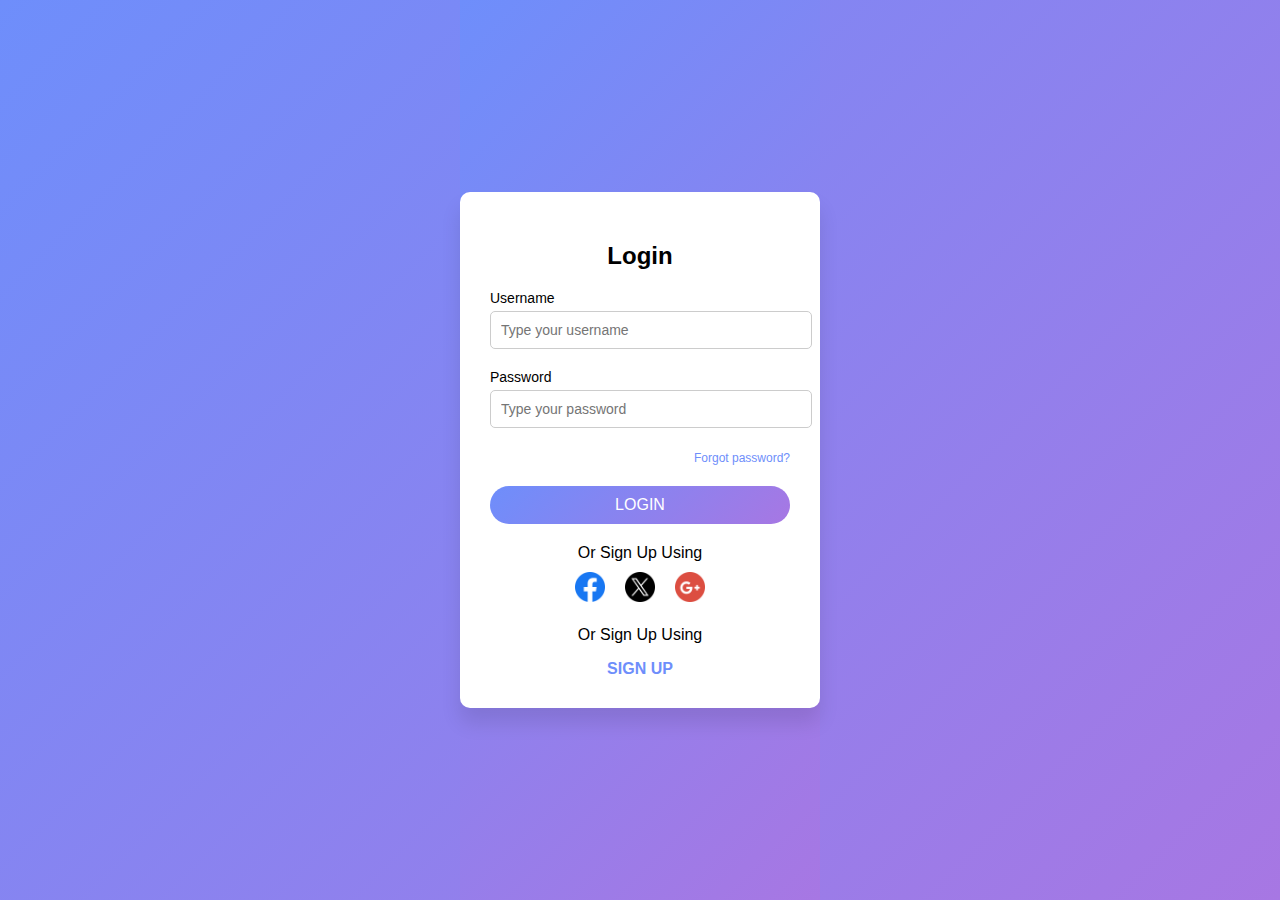
<file: week 3/flexbox-loginpage/index.html>
<!DOCTYPE html>
<html lang="en">
<head>
    <meta charset="UTF-8">
    <meta name="viewport" content="width=device-width, initial-scale=1.0">
    <title>Login Page</title>
    <link rel="stylesheet" href="styles.css">
</head>
<body>
    <div class="login-container">
        <div class="login-box">
            <h2>Login</h2>
            <form>
                <div class="input-group">
                    <label for="username">Username</label>
                    <input type="text" id="username" placeholder="Type your username">
                </div>
                <div class="input-group">
                    <label for="password">Password</label>
                    <input type="password" id="password" placeholder="Type your password">
                </div>
                <div class="forgot-password">
                    <a href="#">Forgot password?</a>
                </div>
                <button type="submit" class="login-button">LOGIN</button>
            </form>
            <div class="social-login">
                <p>Or Sign Up Using</p>
                <div class="social-icons">
                    <a href="#"><img src="facebook.png" alt="Facebook"></a>
                    <a href="#"><img src="twitter.png" alt="Twitter"></a>
                    <a href="#"><img src="google.png" alt="Google"></a>
                </div>
            </div>
            <div class="signup-link">
                <p>Or Sign Up Using</p>
                <a href="#">SIGN UP</a>
            </div>
        </div>
    </div>
</body>
</html>
</file>
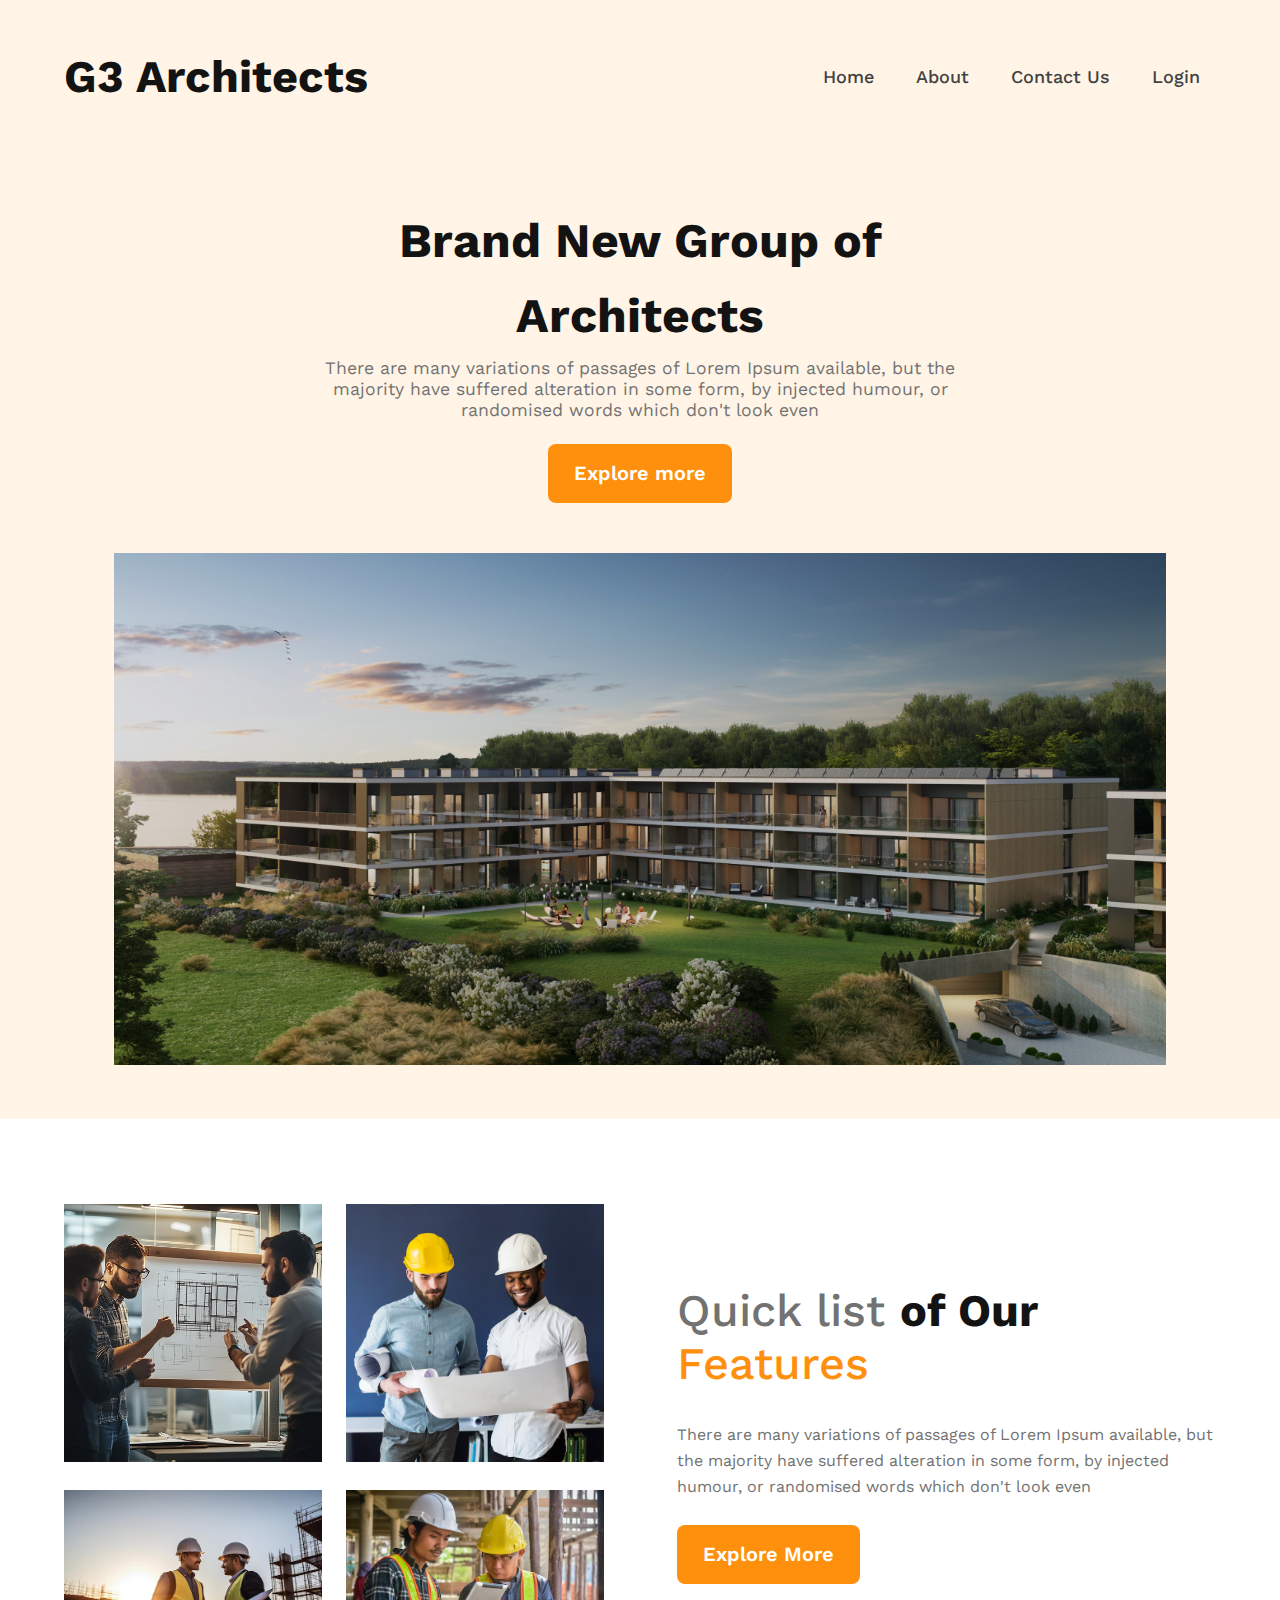
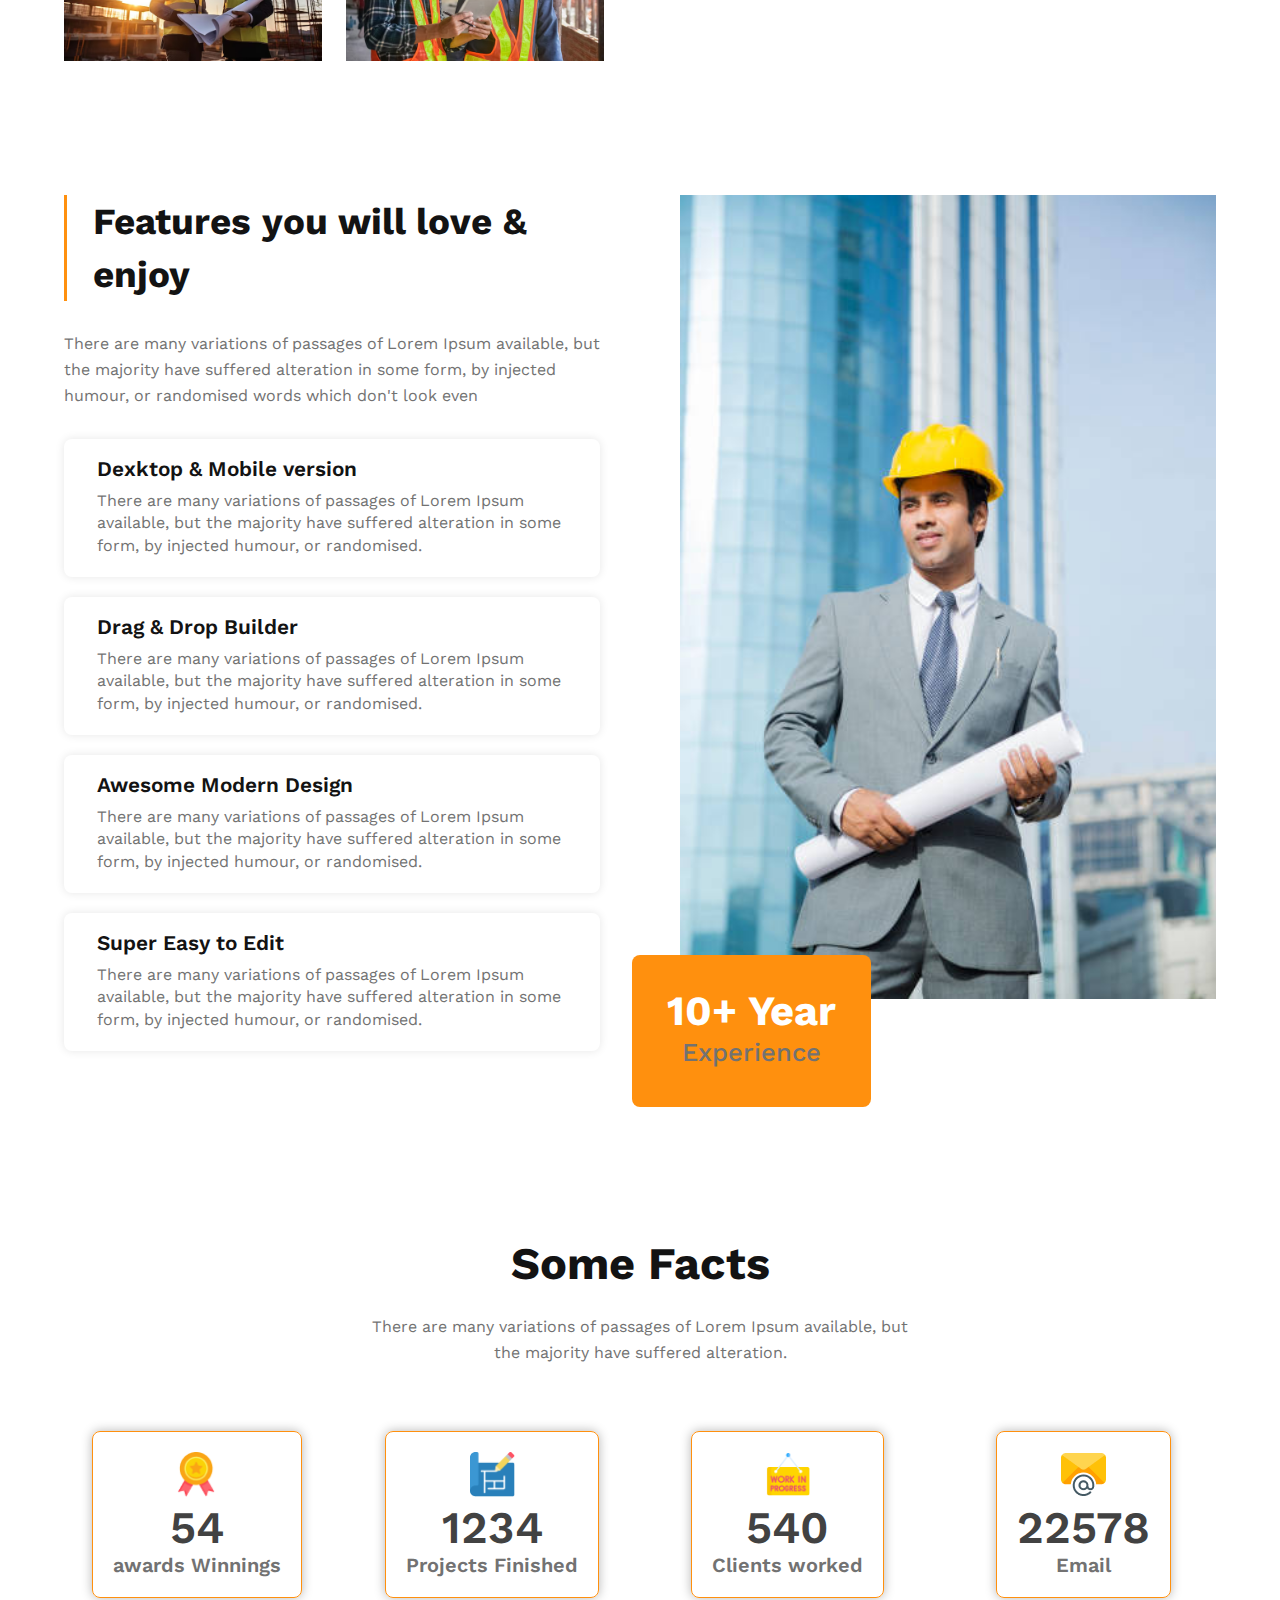
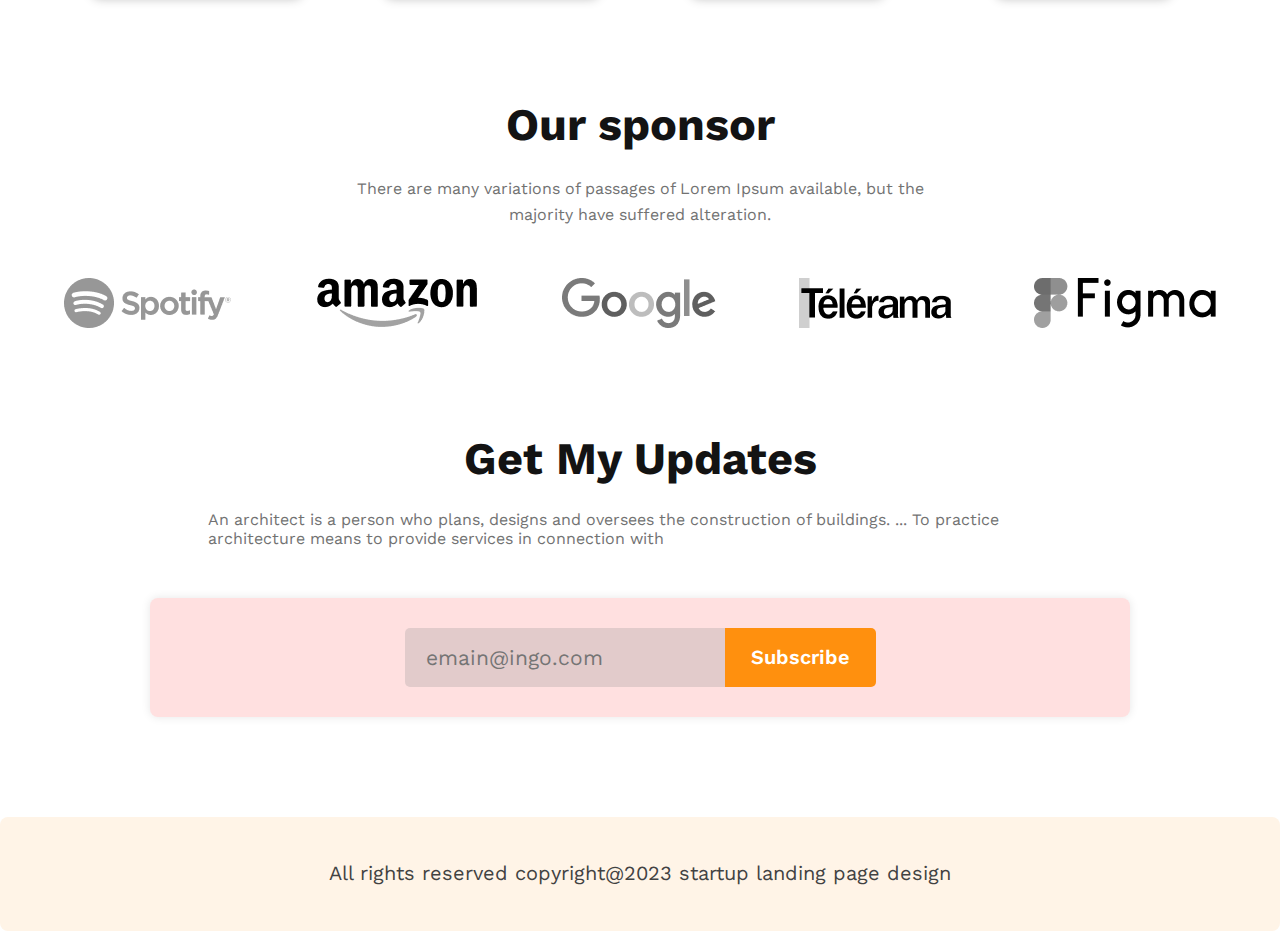
<file: Week-3-27Sep24/Online-01Oct24/index.html>
<!DOCTYPE html>
<html lang="en">
  <head>
    <meta charset="UTF-8" />
    <meta http-equiv="X-UA-Compatible" content="IE=edge" />
    <meta name="viewport" content="width=device-width, initial-scale=1.0" />
    <title>G3 Architects</title>

    <!-- Google Font  -->
    <link rel="preconnect" href="https://fonts.googleapis.com" />
    <link rel="preconnect" href="https://fonts.gstatic.com" crossorigin />
    <link
      href="https://fonts.googleapis.com/css2?family=Work+Sans:ital,wght@0,200;0,300;0,400;0,600;0,700;0,800;1,500&display=swap"
      rel="stylesheet"
    />

    <!-- Main Style -->
    <link rel="stylesheet" href="./styles/styles.css" />
  </head>
  <body>
    <header>
      <!-- Nav or Menu Area start -->
      <nav class="container">
        <a href="./index.html"><h1>G3 Architects</h1></a>
        <ul class="menu-list">
          <li><a href="#">Home</a></li>
          <li><a href="#">about</a></li>
          <li><a href="#">contact us</a></li>
          <li><a href="#">login</a></li>
        </ul>
      </nav>
      <!-- Nav or Menu Area end -->

      <!-- header banner area start -->
      <section class="header-banner container">
        <div class="banner-content">
          <div class="banner-details">
            <h1>Brand New Group of Architects</h1>
            <p>
              There are many variations of passages of Lorem Ipsum available,
              but the majority have suffered alteration in some form, by
              injected humour, or randomised words which don't look even
            </p>
            <button class="btn-primary">Explore more</button>
          </div>
          <div class="banner-thumbnail">
            <img src="./images/banner.png" />
          </div>
        </div>
      </section>
      <!-- header banner area end -->
    </header>

    <main>
      <!-- Features area start  -->
      <section class="features-area">
        <div class="container">
          <div class="features-img-gallery">
            <div class="img-item"><img src="./images/team1.png" alt="" /></div>
            <div class="img-item"><img src="./images/team2.png" alt="" /></div>
            <div class="img-item"><img src="./images/team3.png" alt="" /></div>
            <div class="img-item"><img src="./images/team4.png" alt="" /></div>
          </div>
          <div class="features-details">
            <h1>Quick list <strong>of Our</strong> <span>Features</span></h1>
            <p>
              There are many variations of passages of Lorem Ipsum available,
              but the majority have suffered alteration in some form, by
              injected humour, or randomised words which don't look even
            </p>
            <button class="btn-primary">Explore More</button>
          </div>
        </div>
      </section>
      <!-- Features area end  -->

      <!-- love-Enjoy area start -->
      <section class="love-enjoy">
        <div class="container">
          <div class="love-enjoy-details">
            <h2>Features you will love & enjoy</h2>
            <p>
              There are many variations of passages of Lorem Ipsum available,
              but the majority have suffered alteration in some form, by
              injected humour, or randomised words which don't look even
            </p>
            <div class="details-items">
              <div class="detail-item">
                <h3 class="item-title">Dexktop & Mobile version</h3>
                <p>
                  There are many variations of passages of Lorem Ipsum
                  available, but the majority have suffered alteration in some
                  form, by injected humour, or randomised.
                </p>
              </div>

              <div class="detail-item">
                <h3 class="item-title">Drag & Drop Builder</h3>
                <p>
                  There are many variations of passages of Lorem Ipsum
                  available, but the majority have suffered alteration in some
                  form, by injected humour, or randomised.
                </p>
              </div>

              <div class="detail-item">
                <h3 class="item-title">Awesome Modern Design</h3>
                <p>
                  There are many variations of passages of Lorem Ipsum
                  available, but the majority have suffered alteration in some
                  form, by injected humour, or randomised.
                </p>
              </div>

              <div class="detail-item">
                <h3 class="item-title">Super Easy to Edit</h3>
                <p>
                  There are many variations of passages of Lorem Ipsum
                  available, but the majority have suffered alteration in some
                  form, by injected humour, or randomised.
                </p>
              </div>
            </div>
          </div>
          <div class="love-enjoy-thumbnail">
            <img src="./images/architect.png" alt="" />
            <span>
              <h1>10+ Year</h1>
              <p>Experience</p>
            </span>
          </div>
        </div>
      </section>
      <!-- Features-Enjoy area end -->

      <!-- Some Facts start -->
      <section class="some-facts">
        <div class="container">
          <h1>Some Facts</h1>
          <p>
            There are many variations of passages of Lorem Ipsum available, but
            the majority have suffered alteration.
          </p>

          <!-- Awards Projects  -->
          <div class="awards-project">
            <div class="item">
              <img src="./images/icons/ribon.png" />
              <h4>54</h4>
              <p>awards Winnings</p>
            </div>
            <div class="item">
              <img src="./images/icons/projects.png" />
              <h4>1234</h4>
              <p>Projects Finished</p>
            </div>
            <div class="item">
              <img src="./images/icons/customers.png" />
              <h4>540</h4>
              <p>Clients worked</p>
            </div>
            <div class="item">
              <img src="./images/icons/email.png" />
              <h4>22578</h4>
              <p>Email</p>
            </div>
          </div>
        </div>
      </section>
      <!-- Some Facts end -->

      <!-- sponsor start -->
      <section class="our-sponsor">
        <div class="container">
          <h1>Our sponsor</h1>
          <p>
            There are many variations of passages of Lorem Ipsum available, but
            the majority have suffered alteration.
          </p>

          <ul class="sponsor-items">
            <li>
              <a href="#"><img src="./images/sponsors/spotify.png" alt="" /></a>
            </li>
            <li>
              <a href="#"><img src="./images/sponsors/amazon.png" alt="" /></a>
            </li>
            <li>
              <a href="#"><img src="./images/sponsors/google.png" alt="" /></a>
            </li>
            <li>
              <a href="#"
                ><img src="./images/sponsors/telerama.png" alt=""
              /></a>
            </li>
            <li>
              <a href="#"><img src="./images/sponsors/figma.png" alt="" /></a>
            </li>
          </ul>
        </div>
      </section>
      <!-- sponsor end -->

      <!-- Get Updates start -->
      <section class="getUpdates">
        <div class="container">
          <div class="getUpdates_content">
            <h3 class="section-title">Get My Updates</h3>
            <p>
              An architect is a person who plans, designs and oversees the construction of buildings. ... To practice architecture means to provide services in connection with 
            </p>

            <div class="subscribe_div">
              <input
                type="email"
                name="subscribe"
                id=""
                placeholder="emain@ingo.com"
                required
              />
              <button class="btn-primary">Subscribe</button>
            </div>
          </div>
        </div>
      </section>
      <!-- Get Updates end -->
    </main>

    <!-- Footer section start -->
    <footer>
      <p>All rights reserved copyright@2023 startup landing page design</p>
    </footer>
    <!-- Footer section end -->
  </body>
</html>
</file>
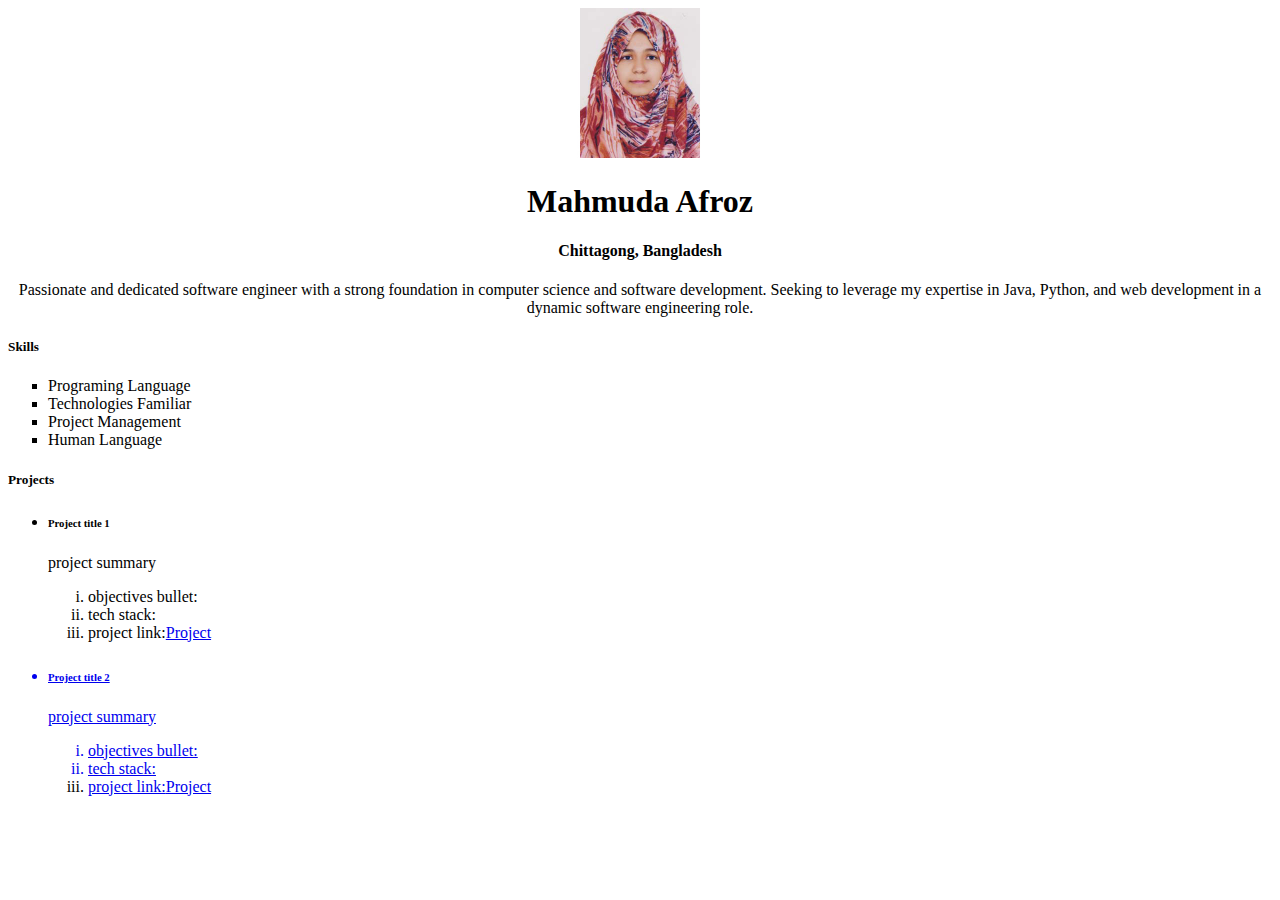
<file: Class 1 HTML Intro/afroz-resume.html>
<!DOCTYPE html>
<html>

<head></head>

<body>
    <center>
    <img src="C201258.jpg" height="150" width="150">
    <h1>Mahmuda Afroz</h1>
    <h4>Chittagong, Bangladesh</h4>
    <p>Passionate and dedicated software engineer with a strong foundation in computer science and software development.
        Seeking to leverage my expertise in Java, Python, and web development in a dynamic software engineering role.
    </p>
    </center>

    <h5>Skills</h5>
    <ul type="square">
        <li>Programing Language</li>
        <li>Technologies Familiar</li>
        <li>Project Management</li>
        <li>Human Language</li>
    </ul>

    <h5>Projects</h5>

    <ul>
    <li><h6>Project title 1</h6></li>
    <p>
        project summary
        <ol type="i">
        <li>objectives bullet:</li>
        <li>tech stack:</li>
        <li>project link:<a href = "https://www.youtube.com" target="_blank">Project</li>
        </ol>
    </p>

    <li><h6>Project title 2</h6></li>
        <p>
            project summary
            <ol type="i">
            <li>objectives bullet:</li>
            <li>tech stack:</li>
            <li>project link:<a href = "https://www.youtube.com" target="_blank">Project</li>
            </ol>
        </p>
    
        
        </ul>   





</body>

</html>
</file>
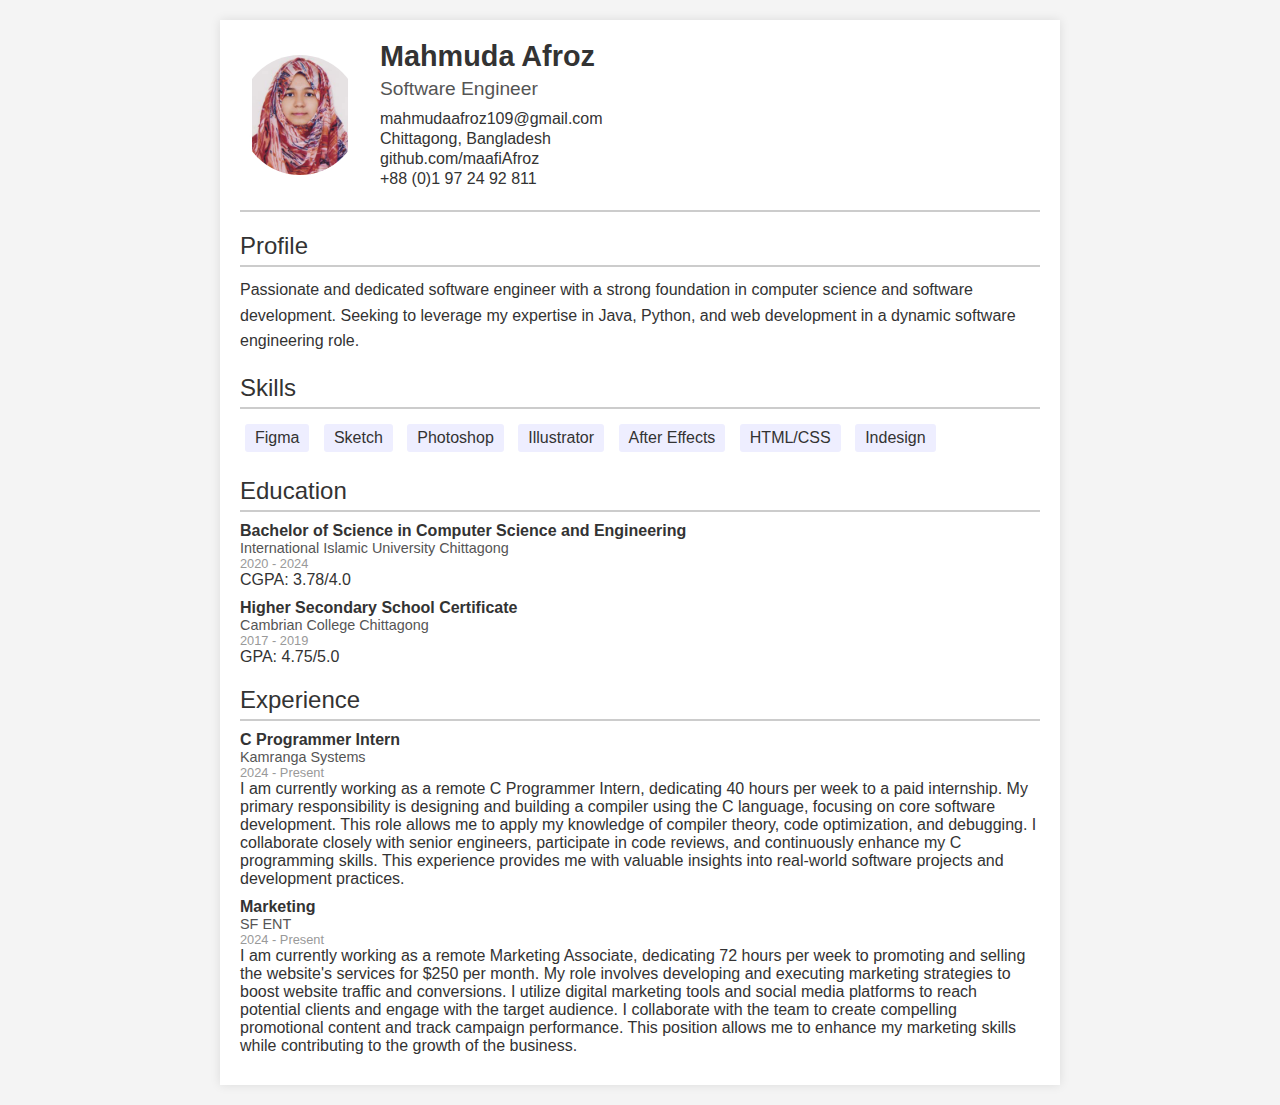
<file: Week 1 Assignment 2/resume.html>
<!DOCTYPE html>
<html lang="en">
<head>
    <meta charset="UTF-8">
    <meta name="viewport" content="width=device-width, initial-scale=1.0">
    <title>Resume</title>
    <link rel="stylesheet" href="resume.css">
</head>
<body>
    <div class="container">
        <div class="header">
            <div class="profile-img">
                <img src="profile-image.jpg" alt="Profile Image">
            </div>
            <div class="info">
                <div class="name">Mahmuda Afroz</div>
                <div class="title">Software Engineer</div>
                <div class="contact">
                    <a href="mailto:mahmudaafroz109@gmail.com">mahmudaafroz109@gmail.com</a>
                    <a href="#">Chittagong, Bangladesh</a>
                    <a href="https://github.com/maafiAfroz">github.com/maafiAfroz</a>
                    <a href="tel:+8801972492811">+88 (0)1 97 24 92 811</a>
                </div>
            </div>
        </div>
        <div class="section">
            <div class="section-title">Profile</div>
            <div class="profile-description">
                Passionate and dedicated software engineer with a strong foundation in computer science and software development. Seeking to leverage my expertise in Java, Python, and web development in a dynamic software engineering role.
            </div>
        </div>
        <div class="section">
            <div class="section-title">Skills</div>
            <ul class="skills-list">
                <li>Figma</li>
                <li>Sketch</li>
                <li>Photoshop</li>
                <li>Illustrator</li>
                <li>After Effects</li>
                <li>HTML/CSS</li>
                <li>Indesign</li>
            </ul>
        </div>
        <div class="section">
            <div class="section-title">Education</div>
            <ul class="education-list">
                <li>
                    <div class="degree">Bachelor of Science in Computer Science and Engineering</div>
                    <div class="school">International Islamic University Chittagong</div>
                    <div class="period">2020 - 2024</div>
                    <div class="gpa">CGPA: 3.78/4.0</div>
                </li>
                <li>
                    <div class="degree">Higher Secondary School Certificate</div>
                    <div class="school">Cambrian College Chittagong</div>
                    <div class="period">2017 - 2019</div>
                    <div class="gpa">GPA: 4.75/5.0</div>
                </li>
            </ul>
        </div>
        <div class="section">
            <div class="section-title">Experience</div>
            <ul class="experience-list">
                <li>
                    <div class="job-title">C Programmer Intern</div>
                    <div class="company">Kamranga Systems</div>
                    <div class="period">2024 - Present</div>
                    <div class="description">
                        I am currently working as a remote C Programmer Intern, dedicating 40 hours per week to a paid internship. My primary responsibility is designing and building a compiler using the C language, focusing on core software development. This role allows me to apply my knowledge of compiler theory, code optimization, and debugging. I collaborate closely with senior engineers, participate in code reviews, and continuously enhance my C programming skills. This experience provides me with valuable insights into real-world software projects and development practices.
                    </div>
                </li>
                <li>
                    <div class="job-title">Marketing</div>
                    <div class="company">SF ENT</div>
                    <div class="period">2024 - Present</div>
                    <div class="description">
                        I am currently working as a remote Marketing Associate, dedicating 72 hours per week to promoting and selling the website's services for $250 per month. My role involves developing and executing marketing strategies to boost website traffic and conversions. I utilize digital marketing tools and social media platforms to reach potential clients and engage with the target audience. I collaborate with the team to create compelling promotional content and track campaign performance. This position allows me to enhance my marketing skills while contributing to the growth of the business.
                    </div>
                </li>
                
            </ul>
        </div>
    </div>
</body>
</html>
</file>
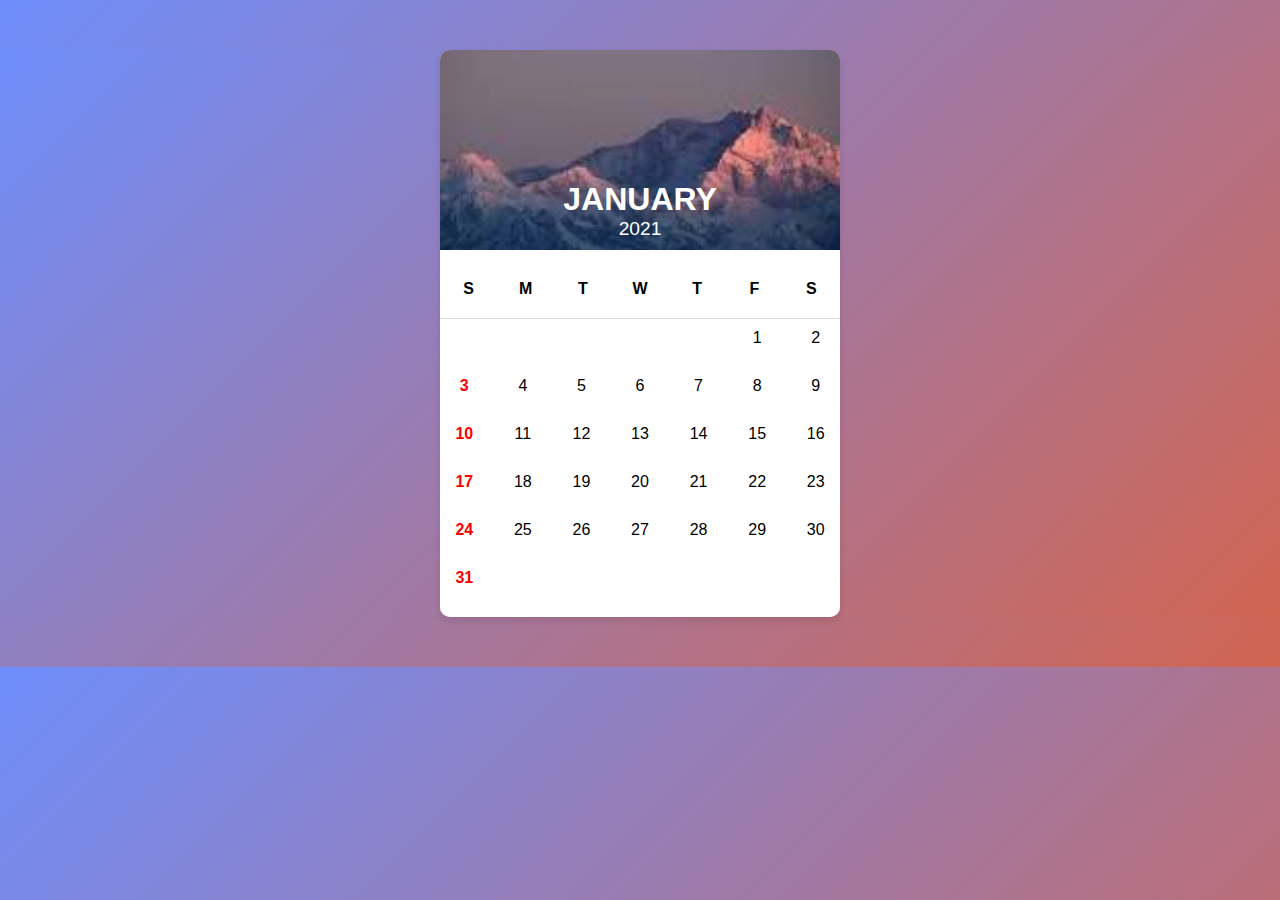
<file: week 3/grid/grid.html>
<!DOCTYPE html>
<html lang="en">
<head>
    <meta charset="UTF-8">
    <meta name="viewport" content="width=device-width, initial-scale=1.0">
    <title>Calendar</title>
    <link rel="stylesheet" href="grid.css">
</head>
<body>
    <div class="calendar-container">
        <div class="header">
            <img src="mountains.jpeg" alt="Mountains Image" class="calendar-image">
            <div class="month-year">
                <h1>JANUARY</h1>
                <span>2021</span>
            </div>
        </div>
        <div class="calendar">
            <div class="days">
                <div>S</div>
                <div>M</div>
                <div>T</div>
                <div>W</div>
                <div>T</div>
                <div>F</div>
                <div>S</div>
            </div>
            <div class="dates">
                <div class="empty"></div>
                <div class="empty"></div>
                <div class="empty"></div>
                <div class="empty"></div>
                <div class="empty"></div>
                <div>1</div>
                <div>2</div>
                <div>3</div>
                <div>4</div>
                <div>5</div>
                <div>6</div>
                <div>7</div>
                <div>8</div>
                <div>9</div>
                <div>10</div>
                <div>11</div>
                <div>12</div>
                <div>13</div>
                <div>14</div>
                <div>15</div>
                <div>16</div>
                <div>17</div>
                <div>18</div>
                <div>19</div>
                <div>20</div>
                <div>21</div>
                <div>22</div>
                <div>23</div>
                <div>24</div>
                <div>25</div>
                <div>26</div>
                <div>27</div>
                <div>28</div>
                <div>29</div>
                <div>30</div>
                <div>31</div>
            </div>
        </div>
    </div>
</body>
</html>
</file>
<file: week 3/flexbox-loginpage/styles.css>
body, html {
    margin: 0;
    padding: 0;
    font-family: 'Arial', sans-serif;
    height: 100%;
    display: flex;
    justify-content: center;
    align-items: center;
    background: linear-gradient(135deg, #6e8efb, #a777e3);
}

.login-container {
    display: flex;
    justify-content: center;
    align-items: center;
    min-height: 100vh;
}

.login-box {
    background: #fff;
    padding: 30px;
    border-radius: 10px;
    box-shadow: 0px 15px 20px rgba(0, 0, 0, 0.1);
    width: 300px;
    text-align: center;
}

.login-box h2 {
    margin-bottom: 20px;
}

.input-group {
    margin-bottom: 20px;
    text-align: left;
}

.input-group label {
    display: block;
    font-size: 14px;
    margin-bottom: 5px;
}

.input-group input {
    width: 100%;
    padding: 10px;
    font-size: 14px;
    border: 1px solid #ccc;
    border-radius: 5px;
}

.input-group input:focus {
    outline: none;
    border-color: #6e8efb;
}

.forgot-password {
    text-align: right;
    margin-bottom: 20px;
}

.forgot-password a {
    color: #6e8efb;
    text-decoration: none;
    font-size: 12px;
}

.login-button {
    width: 100%;
    padding: 10px;
    border: none;
    border-radius: 20px;
    background: linear-gradient(135deg, #6e8efb, #a777e3);
    color: #fff;
    font-size: 16px;
    cursor: pointer;
    transition: background 0.3s;
}

.login-button:hover {
    background: linear-gradient(135deg, #a777e3, #6e8efb);
}

.social-login {
    margin-top: 20px;
}

.social-login p {
    margin: 10px 0;
}

.social-icons {
    display: flex;
    justify-content: center;
}

.social-icons a {
    margin: 0 10px;
    display: inline-block;
}

.social-icons img {
    width: 30px;
    height: 30px;
}

.signup-link {
    margin-top: 20px;
}

.signup-link a {
    color: #6e8efb;
    text-decoration: none;
    font-weight: bold;
}

.signup-link a:hover {
    text-decoration: underline;
}
</file>
<file: Week-3-27Sep24/Online-01Oct24/styles/styles.css>
* {
    margin: 0;
    padding: 0;
    box-sizing: border-box;
    transition: all 0.4s ease-in-out;
    font-family: "Work Sans", sans-serif;
  }
  
  img {
    width: 100%;
    object-fit: contain;
    cursor: pointer;
  }
  
  img:hover {
    transform: scale(1.1);
  }
  
  ul,
  li {
    list-style-type: none;
  }
  
  a {
    text-decoration: none;
    cursor: pointer;
    text-transform: capitalize;
  }
  
  p {
    color: #727272;
  }
  
  .container {
    max-width: 1200px;
    min-width: 350px;
    width: 90%;
    margin: 0 auto;
  }
  
  /*=======================    Header area      ========================*/
  
  header {
    background: rgba(255, 144, 14, 0.1);
    padding-top: 50px;
  }
  
  header > nav.container {
    display: flex;
    align-items: center;
    justify-content: space-between;
  }
  
  nav.container .menu-list {
    gap: 10px;
    display: flex;
    align-items: center;
  }
  
  nav.container a h1 {
    font-weight: 700;
    font-size: 45px;
    line-height: 53px;
    color: #131313;
  }
  
  nav.container .menu-list li a {
    display: inline-block;
    padding: 10px 16px;
    font-weight: 500;
    font-size: 18px;
    line-height: 26px;
    text-align: center;
    color: #424242;
  }
  
  nav.container .menu-list li a:hover {
    color: #ff900e;
  }
  
  .header-banner .banner-content {
    text-align: center;
  }
  
  .banner-content .banner-details {
    width: 60%;
    margin: 0 auto;
    margin-top: 100px;
  }
  
  .banner-details h1 {
    font-weight: 700;
    font-size: 3em;
    line-height: 75px;
    color: #131313;
    margin-bottom: 5px;
  }
  
  .banner-details p {
    font-weight: 400;
    font-size: 1.1em;
    line-height: 1.2em;
    margin-bottom: 23px;
  }
  
  button.btn-primary {
    font-weight: 600;
    font-size: 20px;
    line-height: 23px;
    padding: 17px 25px;
    border: 1px solid transparent;
    background: #ff900e;
    border-radius: 8px;
    text-align: center;
    color: #ffffff;
    cursor: pointer;
  }
  
  button.btn-primary:hover {
    background: transparent;
    border: 1px solid #ff900e;
    color: #ff900e;
  }
  
  .banner-thumbnail {
    padding: 50px;
  }
  
  /*============================ Feature Area ============================*/
  
  section.features-area {
    margin-top: 85px;
  }
  
  .features-area .container {
    display: flex;
    align-items: center;
    gap: 73px;
  }
  
  .features-img-gallery,
  .features-details {
    flex: 1;
  }
  
  .features-img-gallery {
    display: grid;
    grid-template-columns: repeat(2, 1fr);
    grid-gap: 24px;
  }
  
  
  .features-details h1 {
    font-weight: 500;
    font-size: 45px;
    line-height: 53px;
    color: #727272;
    margin-bottom: 32px;
  }
  
  .features-details h1 span {
    color: #ff900e;
  }
  
  .features-details h1 strong {
    color: #131313;
  }
  
  .features-details p {
    font-weight: 400;
    font-size: 16px;
    line-height: 26px;
    margin-bottom: 25px;
  }
  
  /*========================== Love & Enjoy Area ==========================*/
  
  section.love-enjoy {
    margin-top: 130px;
  }
  
  section.love-enjoy .container {
    display: flex;
    gap: 80px;
  }
  
  .love-enjoy-details,
  .love-enjoy-thumbnail {
    flex: 1;
  }
  
 
  
  .love-enjoy-thumbnail {
    position: relative;
  }
  
  .love-enjoy-details h2 {
    font-weight: 700;
    font-size: 2.3em;
    line-height: 53px;
    color: #131313;
    border-left: 3px solid #ff900e;
    padding-left: 26px;
    margin-bottom: 30px;
  }
  
  .love-enjoy-details p {
    font-weight: 400;
    font-size: 1em;
    line-height: 26px;
    margin-bottom: 30px;
  }
  
  
  .details-items .detail-item {
    padding: 20px 33px;
    margin-bottom: 20px;
    border-radius: 8px;
    box-shadow: 0px 0px 10px rgba(0, 0, 0, 0.1);
  }
  
  .detail-item h3 {
    font-weight: 600;
    font-size: 1.3em;
    line-height: 1em;
    color: #131313;
  }
  
  .detail-item p {
    font-weight: 400;
    font-size: 1em;
    line-height: 1.4em;
    margin-top: 10px;
    margin-bottom: 0;
  }
  
  .love-enjoy-thumbnail span {
    background: #ff900e;
    border-radius: 8px;
    display: inline-block;
    padding: 35px;
    font-weight: 700;
    text-align: center;
    color: #ffffff;
    margin-top: -3em;
    margin-left: -3em;
    isolation: isolate;
  }
  
  .love-enjoy-thumbnail span h1 {
    font-size: 2.6em;
    line-height: 1em;
  }
  
  .love-enjoy-thumbnail span p {
    font-weight: 500;
    font-size: 1.6em;
    line-height: 40px;
  }
  
  /*================================ Some Facts ================================*/
  
  section.some-facts {
    margin-top: 130px;
    margin-bottom: 60px;
    text-align: center;
  }
  
  section.some-facts h1 {
    font-weight: 700;
    font-size: 45px;
    line-height: 53px;
    color: #131313;
    margin-bottom: 24px;
  }
  
  section.some-facts .container > p {
    font-weight: 400;
    font-size: 16px;
    line-height: 26px;
    margin: auto;
    margin-bottom: 65px;
    width: 49%;
  }
  
  section.some-facts .awards-project {
    text-align: center;
    display: grid;
    grid-template-columns: repeat(4, 1fr);
    justify-items: center;
    align-items: center;
    gap: 30px;
  }
  
  .awards-project .item {
    width: max-content;
    border: 1px solid #ff900e;
    border-radius: 8px;
    padding: 20px;
    cursor: pointer;
    box-shadow: 0px 0px 11px rgb(0 0 0 / 29%);
  }
  
  .awards-project .item:hover {
    transform: scale3d(1.1, 1.1, 1.1);
  }
  
  .awards-project img {
    width: 45.22px;
    height: 45.22px;
  }
  
  .awards-project h4 {
    font-weight: 600;
    font-size: 45px;
    line-height: 53px;
    color: #424242;
  }
  
  .awards-project p {
    font-weight: 600;
    font-size: 20px;
    line-height: 23px;
  }
  
  /*=========================== sponsor Area Style  ===========================*/
  
  section.our-sponsor {
    text-align: center;
    margin-top: 100px;
  }
  
  section.our-sponsor h1,
  .section-title {
    font-weight: 700;
    font-size: 45px;
    line-height: 53px;
    color: #131313;
    margin-bottom: 25px;
    text-align: center;
  }
  
  section.our-sponsor p {
    font-weight: 400;
    font-size: 16px;
    line-height: 26px;
    text-align: center;
    width: 50%;
    margin: auto;
    margin-bottom: 50px;
  }
  
  section.our-sponsor .sponsor-items {
    display: flex;
    align-items: center;
    justify-content: space-between;
  }
  
  ul.sponsor-items img {
    filter: grayscale(1);
  }
  
  ul.sponsor-items img:hover {
    filter: grayscale(0);
  }
  
  .sponsor-items a {
    display: inline-block;
  }
  
  /*========================== Get Updates ==========================*/
  section.getUpdates {
    margin-top: 100px;
  }
  
  .getUpdates_content p {
    width: 75%;
    margin: 0 auto;
  }
  
  .getUpdates_content .subscribe_div {
    width: 85%;
    margin: 0 auto;
    background-color: #ff595930;
    display: flex;
    justify-content: center;
    align-items: center;
    margin-top: 50px;
    border-radius: 8px;
    box-shadow: 0px 0px 10px rgba(0, 0, 0, 0.1);
  }
  
  .subscribe_div input {
    border: 1px solid #ff000000;
    padding: 16px 20px;
    background-color: #98989847;
    font-size: 21px;
    color: black;
    border-radius: 5px 0px 0px 5px;
    margin: 30px 0;
    outline: none;
  }
  input[type="email"]:focus {
    border: 1px solid #ff000061;
    background-color: white;
  }
  
  .subscribe_div button {
    border-radius: 0px 5px 5px 0px;
  }
  
  /*============================= Footer Area =============================*/
  
  footer {
    background: #fff4e7;
    border-radius: 8px;
    padding: 40px;
    text-align: center;
    margin-top: 100px;
  }
  
  footer p {
    font-weight: 400;
    font-size: 20px;
    line-height: 2.1rem;
    text-align: center;
    color: #424242;
  }
  
  /* Small devices (landscape phones, 576px and up) */
  
  @media only screen and (min-width: 350px) and (max-width: 600px) {
    /*================ Header area ================*/
    header > nav.container {
      flex-direction: column;
    }
  
    nav.container a h1 {
      font-size: 2em;
    }
  
    nav.container .menu-list {
      flex-direction: column;
      margin-top: 14px;
    }
  
    nav.container .menu-list li a {
      padding: 3px 15px;
    }
  
    .banner-content .banner-details {
      margin-top: 50px;
    }
  
    .banner-details h1 {
      font-size: 2em;
      line-height: 1.2em;
    }
  
    .banner-thumbnail {
      padding: 30px;
    }
  
    /*==========  Features area  ============*/
    .features-area .container {
      flex-direction: column;
      gap: 35px;
    }
  
    .features-img-gallery {
      grid-template-columns: repeat(1, 1fr);
    }
  
    .features-area .features-details {
      text-align: center;
    }
  
    .features-details h1 {
      margin-bottom: 24px;
    }
  
    /*========================== Love & Enjoy Area ==========================*/
  
    section.love-enjoy .container {
      flex-direction: column-reverse;
    }
  
    .love-enjoy-thumbnail span {
      margin-top: -3em;
      margin-left: calc(100% - 21em);
      padding: 30px;
      width: fit-content;
    }
  
    .love-enjoy-thumbnail span h1 {
      font-size: 2.2em;
      line-height: 40px;
    }
  
    /*================================ Some Facts ================================*/
  
    section.some-facts {
      margin-top: 60px;
      margin-bottom: 60px;
      text-align: center;
    }
  
    section.some-facts h1 {
      font-size: 3.1rem;
      line-height: 25px;
    }
  
    section.some-facts .container > p {
      margin-bottom: 35px;
    }
  
    section.some-facts .awards-project {
      grid-template-columns: repeat(1, 1fr);
      grid-gap: 30px;
    }
  
    .awards-project .item {
      width: 75%;
    }
  
    .awards-project h4 {
      line-height: 4.8rem;
    }
  
    section.our-sponsor {
      margin-top: 50px;
    }
  
    section.our-sponsor h1,
    .section-title {
      margin-bottom: 20px;
      font-size: 2.8rem;
    }
  
    section.our-sponsor p {
      font-size: 1.2rem;
    }
  
    section.our-sponsor .sponsor-items {
      flex-direction: column;
      gap: 36px;
    }
  
    ul.sponsor-items img {
      filter: grayscale(0);
    }
  
    /*========================== Get Updates ==========================*/
  
    .getUpdates_content .subscribe_div {
      flex-direction: column;
      width: 75vw;
    }
  
    .subscribe_div input {
      margin-bottom: 20px;
      border-radius: 8px;
      width: 65vw;
    }
  
    .subscribe_div button {
      border-radius: 8px;
      margin-bottom: 30px;
    }
  }
  
  /* Medium devices (tablets) */
  @media only screen and (min-width: 601px) and (max-width: 1000px) {
    /*================ Header area ================*/
    header > nav.container {
      flex-direction: row;
    }
  
    nav.container a h1 {
      font-size: 1.7em;
    }
  
    nav.container .menu-list {
      flex-direction: inherit;
      margin-top: 14px;
      gap: 5px;
    }
  
    nav.container .menu-list li a {
      padding: 0.5em 0.6em;
    }
  
    .banner-content .banner-details {
      margin-top: 50px;
    }
  
    .banner-details h1 {
      font-size: 1.9em;
      line-height: 1.3em;
    }
  
    .banner-thumbnail {
      padding: 30px;
    }
  
    /*==========  Features area  ============*/
    .features-area .container {
      flex-direction: column;
      gap: 35px;
    }
  
    .features-img-gallery {
      grid-template-columns: repeat(2, 1fr);
    }
  
    .features-area .features-details {
      text-align: center;
    }
  
    .features-details h1 {
      margin-bottom: 0.6em;
      font-size: 2.8em;
    }
  
    /*========================== Love & Enjoy Area ==========================*/
  
    section.love-enjoy .container {
      flex-direction: column-reverse;
    }
  
    .love-enjoy-thumbnail span {
      margin-top: -3em;
      margin-left: calc(100% - 24em);
      padding: 30px;
      width: fit-content;
    }
  
    .love-enjoy-thumbnail span h1 {
      font-size: 2.2em;
      line-height: 40px;
    }
  
    /*================================ Some Facts ================================*/
  
    section.some-facts {
      margin-top: 60px;
      margin-bottom: 60px;
      text-align: center;
    }
  
    section.some-facts h1 {
      font-size: 2.8em;
      line-height: 0.7em;
    }
  
    section.some-facts .container > p {
      margin-bottom: 35px;
    }
  
    section.some-facts .awards-project {
      grid-template-columns: repeat(2, 1fr);
      grid-gap: 30px;
    }
  
    .awards-project .item {
      width: 75%;
    }
  
    .awards-project h4 {
      line-height: 4.8rem;
    }
  
    section.our-sponsor {
      margin-top: 50px;
    }
  
    section.our-sponsor h1,
    .section-title {
      margin-bottom: 20px;
      font-size: 2.2rem;
    }
  
    section.our-sponsor p {
      font-size: 1.2rem;
    }
  
    section.our-sponsor .sponsor-items {
      flex-direction: column;
      gap: 36px;
    }
  
    section.our-sponsor .sponsor-items {
      flex-direction: row;
      justify-content: center;
      flex-wrap: wrap;
    }
  
    ul.sponsor-items img {
      filter: grayscale(0);
    }
  
    /*========================== Get Updates ==========================*/
  
    .getUpdates_content .subscribe_div {
      flex-direction: column;
      width: 75vw;
    }
  
    .subscribe_div input {
      margin-bottom: 20px;
      border-radius: 8px;
      width: 52vw;
    }
  
    .subscribe_div button {
      border-radius: 8px;
      margin-bottom: 30px;
    }
  }
  
  
  /*============================ Large devices (desktops) ============================*/
  @media only screen and (min-width: 1001px) and (max-width: 1200px) {
  
  }
</file>
<file: Week 1 Assignment 2/resume.css>
body {
    font-family: Arial, sans-serif;
    margin: 0;
    padding: 0;
    background-color: #f4f4f4;
    color: #333;
}
.container {
    max-width: 800px;
    margin: 20px auto;
    background: #fff;
    padding: 20px;
    box-shadow: 0 0 10px rgba(0, 0, 0, 0.1);
}
.header {
    display: flex;
    align-items: center;
    border-bottom: 2px solid #ccc;
    padding-bottom: 20px;
}
.profile-img {
    width: 120px;
    height: 120px;
    border-radius: 50%;
    overflow: hidden;
    margin-right: 20px;
}
.profile-img img {
    width: 100%;
    height: 100%;
    object-fit: cover;
}
.info {
    flex-grow: 1;
}
.name {
    font-size: 1.8em;
    font-weight: bold;
    margin-bottom: 5px;
}
.title {
    font-size: 1.2em;
    color: #555;
    margin-bottom: 10px;
}
.contact {
    margin-top: 10px;
}
.contact a {
    color: #333;
    text-decoration: none;
    display: block;
    margin: 2px 0;
}
.section {
    margin-top: 20px;
}
.section-title {
    font-size: 1.5em;
    border-bottom: 2px solid #ccc;
    padding-bottom: 5px;
    margin-bottom: 10px;
}
.profile-description {
    margin-bottom: 20px;
    line-height: 1.6;
}
.skills, .education, .experience {
    margin-top: 10px;
}
.skills-list, .education-list, .experience-list {
    list-style: none;
    padding: 0;
    margin: 0;
}
.skills-list li, .education-list li, .experience-list li {
    margin-bottom: 10px;
}
.skills-list li {
    display: inline-block;
    background: #eef;
    padding: 5px 10px;
    margin: 5px;
    border-radius: 3px;
}
.education-list .degree, .experience-list .job-title {
    font-weight: bold;
}
.education-list .school, .experience-list .company {
    font-size: 0.9em;
    color: #555;
}
.education-list .period, .experience-list .period {
    font-size: 0.8em;
    color: #999;
}
</file>
<file: week 3/grid/grid.css>
body, html {
    background: linear-gradient(135deg, #6e8efb, #d16552);
    margin: 0;
    padding: 0;
    box-sizing: border-box;
    font-family: 'Modulus', sans-serif;
}


.calendar-container {
    background-color: rgb(238, 207, 166);
    display: flex;
    flex-direction: column;
    align-items: center;
    width: 400px;
    margin: 50px auto;
    box-shadow: 0px 4px 8px rgba(0, 0, 0, 0.1);
    border-radius: 10px;
    overflow: hidden;
}


.header {
    position: relative;
    width: 100%;
    display: flex;
    flex-direction: column;
    align-items: center;
}

.calendar-image {
    width: 100%;
    height: 200px;
    object-fit: cover;
}

.month-year {
    position: absolute;
    bottom: 10px;
    text-align: center;
    color: #fff;
}

.month-year h1 {
    margin: 0;
    font-size: 2rem;
    font-weight: bold;
}

.month-year span {
    font-size: 1.2rem;
}


.calendar {
    display: grid;
    grid-template-rows: auto 1fr;
    width: 100%;
    padding: 20px;
    background-color: #fff;
}

.days {
    display: grid;
    grid-template-columns: repeat(7, 1fr);
    text-align: center;
    font-weight: bold;
    padding-bottom: 10px;
    border-bottom: 1px solid #ddd;
}

.days div {
    padding: 10px 0;
    font-weight: bold;
}

.dates {
    display: grid;
    grid-template-columns: repeat(7, 1fr);
    gap: 10px;
    text-align: center;
}

.dates div {
    padding: 10px;
    border-radius: 5px;
    cursor: pointer;
    transition: background-color 0.3s ease;
}

.dates .empty {
    background-color: transparent;
}

.dates div:hover {
    background-color: #f0f0f0;
}


.dates div:nth-child(1),
.dates div:nth-child(8),
.dates div:nth-child(15),
.dates div:nth-child(22),
.dates div:nth-child(29),
.dates div:nth-child(36) {
    color: red;
    font-weight: bold;
}
</file>
